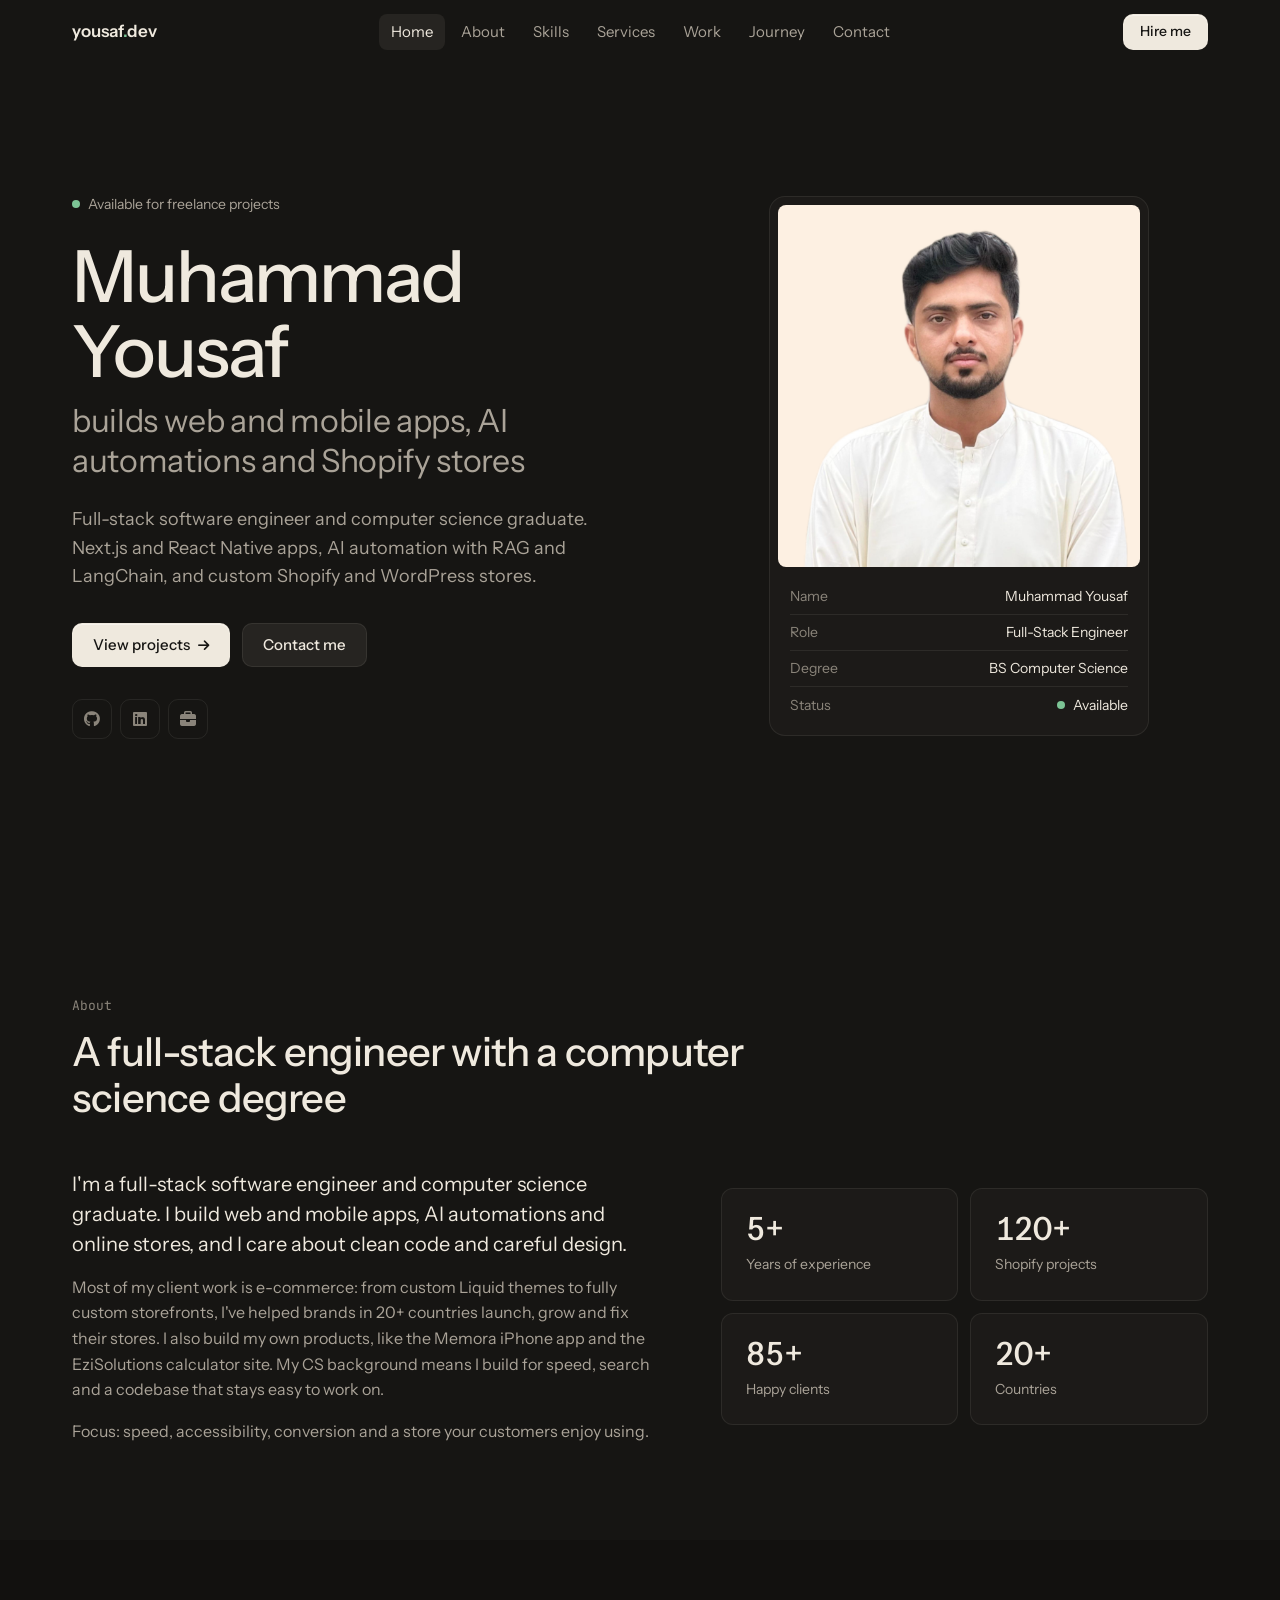
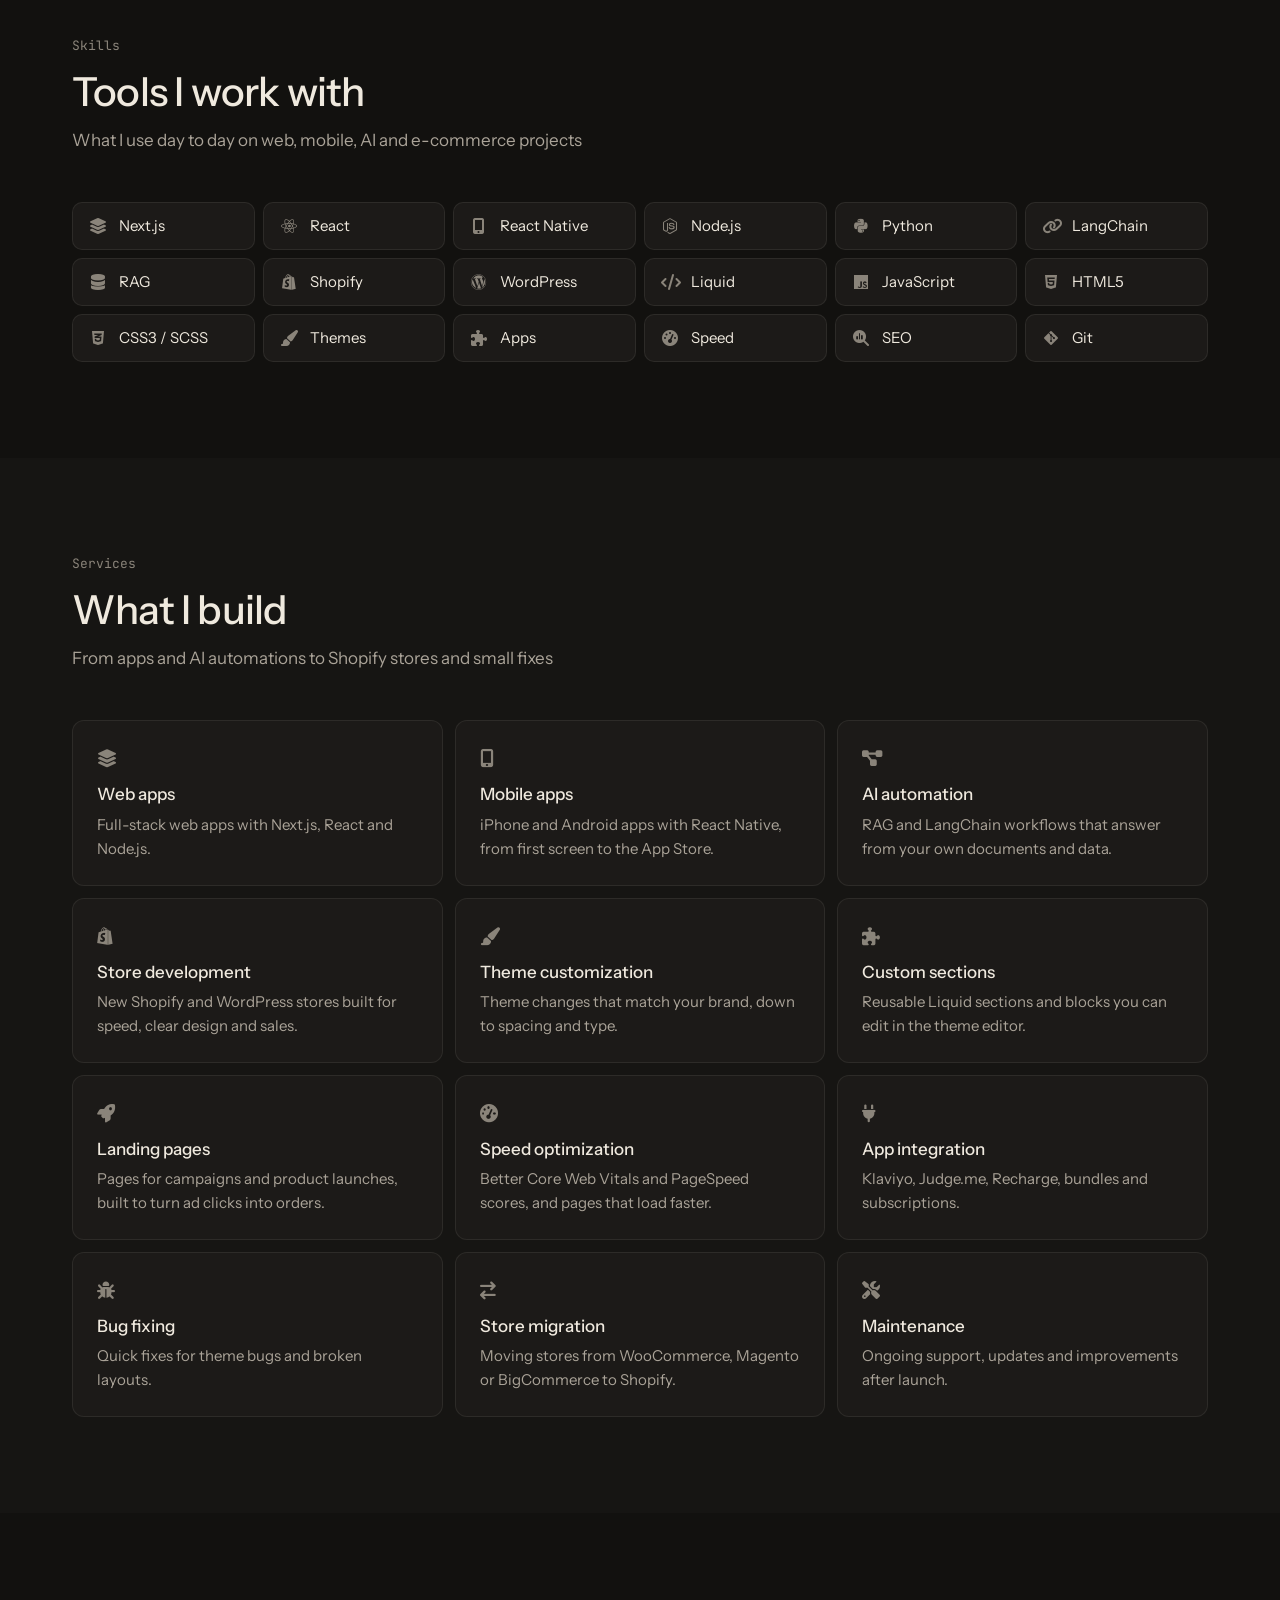
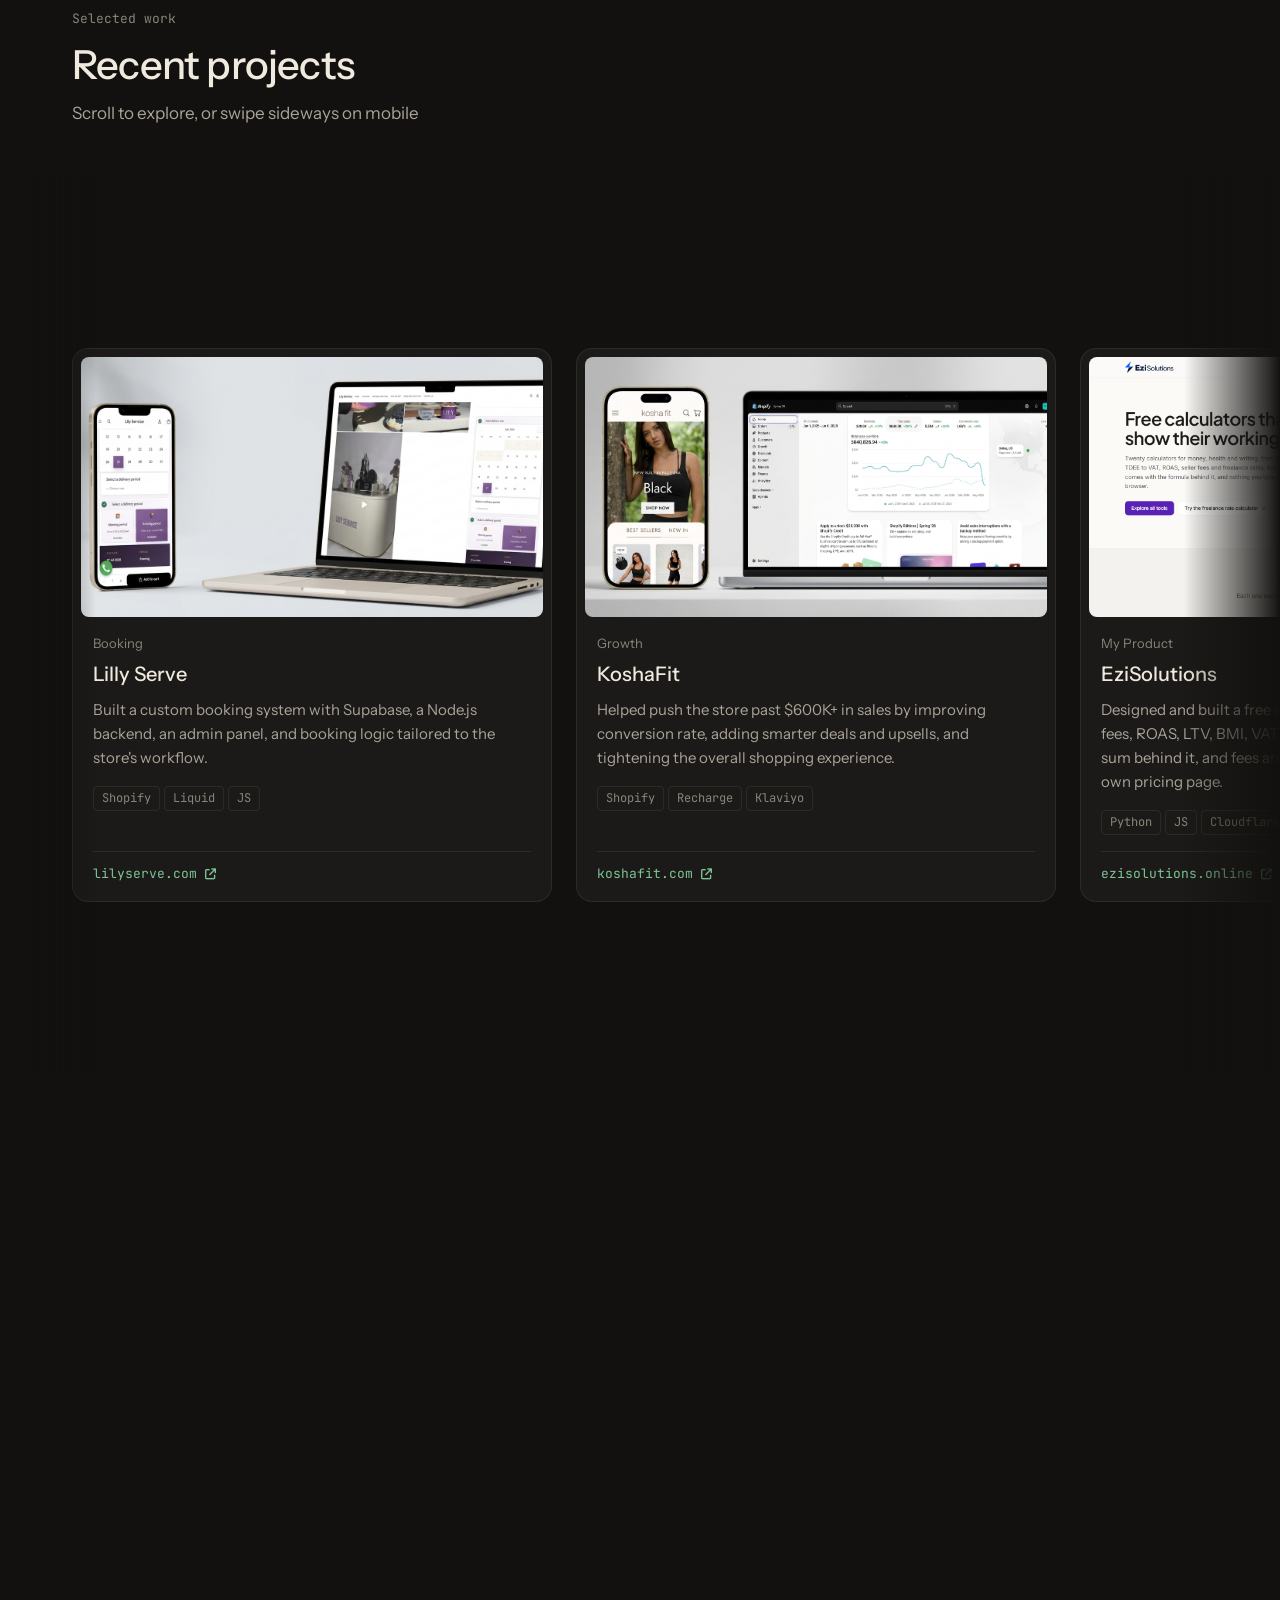
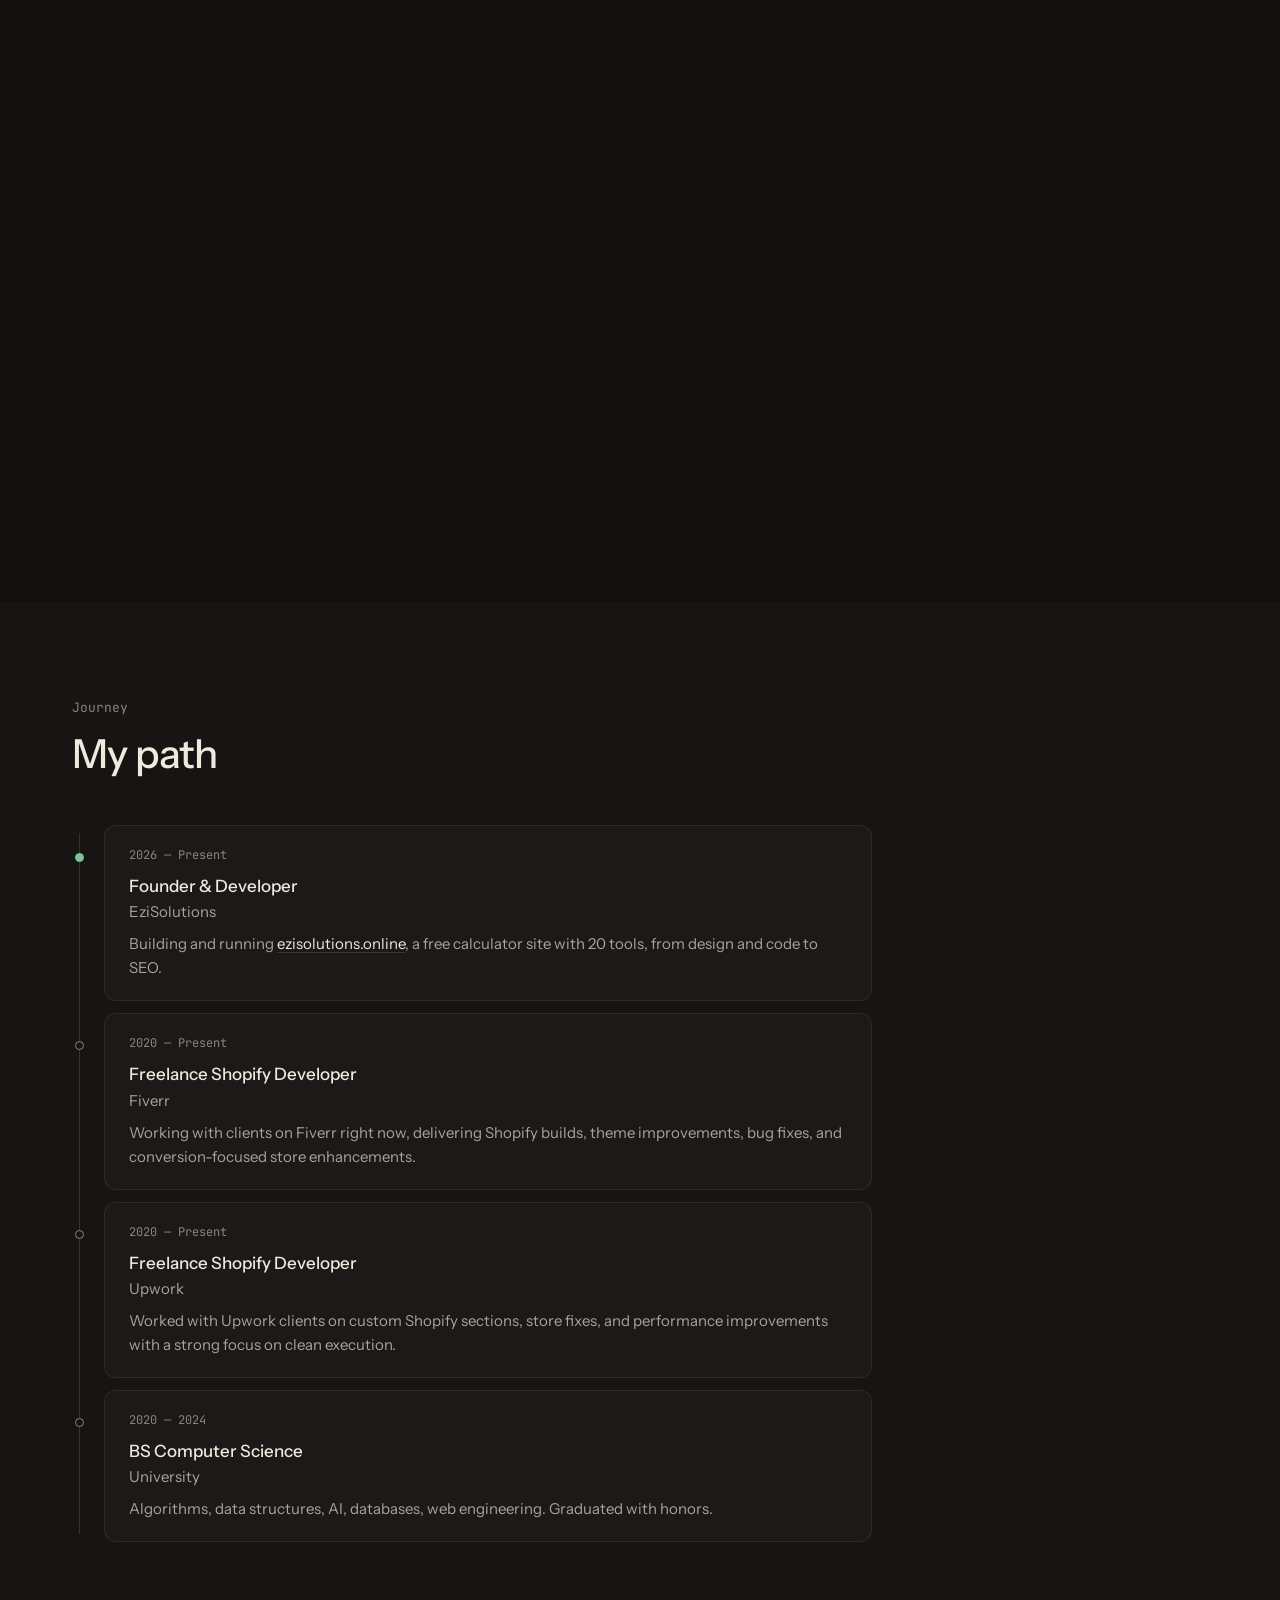
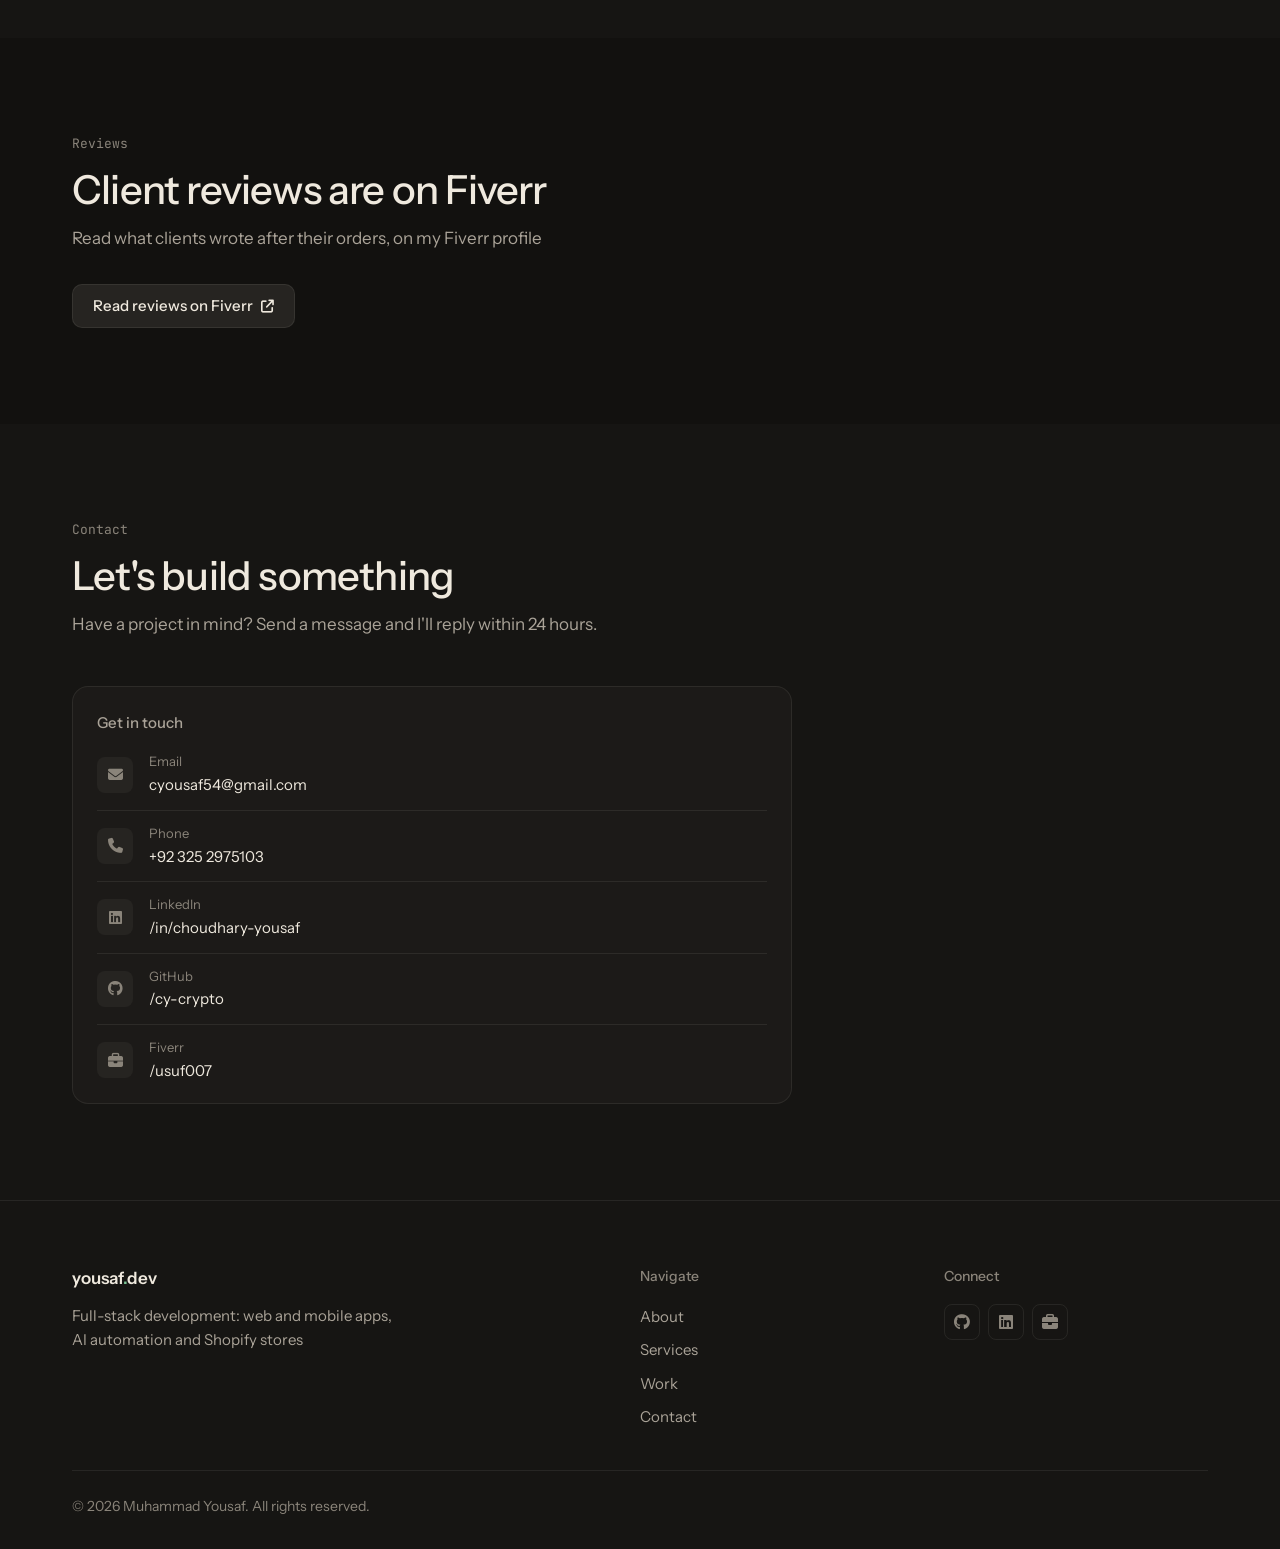
<file: index.html>
<!DOCTYPE html>
<html lang="en" data-theme="dark">
<head>
  <meta charset="UTF-8" />
  <meta name="viewport" content="width=device-width, initial-scale=1.0" />
  <meta name="theme-color" content="#161513" />
  <meta name="description" content="Muhammad Yousaf, full-stack software engineer: Next.js and React Native apps, AI automation with RAG and LangChain, and custom Shopify and WordPress stores." />
  <title>Muhammad Yousaf — Full-Stack Software Engineer</title>

  <link rel="preconnect" href="https://fonts.googleapis.com" />
  <link rel="preconnect" href="https://fonts.gstatic.com" crossorigin />
  <link rel="preconnect" href="https://cdnjs.cloudflare.com" crossorigin />

  <link href="https://fonts.googleapis.com/css2?family=Instrument+Sans:wght@400;500;600&family=JetBrains+Mono:wght@400;500&display=swap" rel="stylesheet" />
  <link rel="stylesheet" href="https://cdnjs.cloudflare.com/ajax/libs/font-awesome/6.5.1/css/all.min.css" />

  <link rel="stylesheet" href="style.css" />
</head>
<body>

  <!-- Navbar -->
  <header class="navbar" id="navbar">
    <div class="container nav-container">
      <a href="#home" class="logo">
        <span class="logo-text">yousaf<span class="logo-dot">.</span>dev</span>
      </a>

      <nav>
        <ul class="nav-links" id="navLinks">
          <li><a href="#home" class="nav-link active">Home</a></li>
          <li><a href="#about" class="nav-link">About</a></li>
          <li><a href="#skills" class="nav-link">Skills</a></li>
          <li><a href="#services" class="nav-link">Services</a></li>
          <li><a href="#work" class="nav-link">Work</a></li>
          <li><a href="#journey" class="nav-link">Journey</a></li>
          <li><a href="#contact" class="nav-link">Contact</a></li>
        </ul>
      </nav>

      <div class="nav-actions">
        <a href="#contact" class="btn btn-primary hide-mobile">Hire me</a>
        <button class="hamburger" id="hamburger" aria-label="Toggle menu">
          <span></span><span></span><span></span>
        </button>
      </div>
    </div>
  </header>

  <!-- Hero -->
  <section class="hero" id="home">
    <div class="container hero-grid">
      <div class="hero-content">
        <p class="status"><span class="status-dot" aria-hidden="true"></span>Available for freelance projects</p>

        <h1 class="hero-title">
          <span class="hero-name">Muhammad Yousaf</span>
          <span class="hero-role">builds web and mobile apps, AI automations and Shopify stores</span>
        </h1>

        <p class="hero-desc">
          Full-stack software engineer and computer science graduate. Next.js and
          React Native apps, AI automation with RAG and LangChain, and custom
          Shopify and WordPress stores.
        </p>

        <div class="hero-buttons">
          <a href="#work" class="btn btn-primary">
            View projects <i class="fas fa-arrow-right" aria-hidden="true"></i>
          </a>
          <a href="#contact" class="btn btn-ghost">
            Contact me
          </a>
        </div>

        <div class="hero-socials">
          <a href="https://github.com/cy-crypto" target="_blank" rel="noopener" aria-label="GitHub"><i class="fab fa-github" aria-hidden="true"></i></a>
          <a href="https://www.linkedin.com/in/choudhary-yousaf/" target="_blank" rel="noopener" aria-label="LinkedIn"><i class="fab fa-linkedin" aria-hidden="true"></i></a>
          <a href="https://www.fiverr.com/users/usuf007/" target="_blank" rel="noopener" aria-label="Fiverr"><i class="fas fa-briefcase" aria-hidden="true"></i></a>
        </div>
      </div>

      <div class="hero-visual">
        <div class="hero-card">
          <div class="hero-card-frame">
            <img src="./profile-pic (1).png" alt="Muhammad Yousaf" />
          </div>
          <div class="hero-card-data">
            <div class="data-row"><span>Name</span><span>Muhammad Yousaf</span></div>
            <div class="data-row"><span>Role</span><span>Full-Stack Engineer</span></div>
            <div class="data-row"><span>Degree</span><span>BS Computer Science</span></div>
            <div class="data-row"><span>Status</span><span class="data-status"><span class="status-dot" aria-hidden="true"></span>Available</span></div>
          </div>
        </div>
      </div>
    </div>
  </section>

  <!-- About -->
  <section class="section" id="about">
    <div class="container">
      <div class="section-head reveal">
        <span class="eyebrow">About</span>
        <h2 class="section-title">A full-stack engineer with a computer science degree</h2>
      </div>

      <div class="about-grid">
        <div class="about-content reveal">
          <p class="lead">
            I'm a full-stack software engineer and computer science graduate. I build web
            and mobile apps, AI automations and online stores, and I care about clean code
            and careful design.
          </p>
          <p>
            Most of my client work is e-commerce: from custom Liquid themes to fully custom
            storefronts, I've helped brands in 20+ countries launch, grow and fix their stores.
            I also build my own products, like the Memora iPhone app and the EziSolutions
            calculator site. My CS background means
            I build for speed, search and a codebase that stays easy to work on.
          </p>
          <p>
            Focus: speed, accessibility, conversion and a store your customers
            enjoy using.
          </p>
        </div>

        <div class="about-stats reveal">
          <div class="stat-card">
            <div class="stat-num">5+</div>
            <div class="stat-label">Years of experience</div>
          </div>
          <div class="stat-card">
            <div class="stat-num">120+</div>
            <div class="stat-label">Shopify projects</div>
          </div>
          <div class="stat-card">
            <div class="stat-num">85+</div>
            <div class="stat-label">Happy clients</div>
          </div>
          <div class="stat-card">
            <div class="stat-num">20+</div>
            <div class="stat-label">Countries</div>
          </div>
        </div>
      </div>
    </div>
  </section>

  <!-- Skills -->
  <section class="section section-alt" id="skills">
    <div class="container">
      <div class="section-head reveal">
        <span class="eyebrow">Skills</span>
        <h2 class="section-title">Tools I work with</h2>
        <p class="section-sub">What I use day to day on web, mobile, AI and e-commerce projects</p>
      </div>

      <div class="skills-grid">
        <div class="skill-card reveal"><i class="fas fa-layer-group" aria-hidden="true"></i><span>Next.js</span></div>
        <div class="skill-card reveal"><i class="fab fa-react" aria-hidden="true"></i><span>React</span></div>
        <div class="skill-card reveal"><i class="fas fa-mobile-screen-button" aria-hidden="true"></i><span>React Native</span></div>
        <div class="skill-card reveal"><i class="fab fa-node-js" aria-hidden="true"></i><span>Node.js</span></div>
        <div class="skill-card reveal"><i class="fab fa-python" aria-hidden="true"></i><span>Python</span></div>
        <div class="skill-card reveal"><i class="fas fa-link" aria-hidden="true"></i><span>LangChain</span></div>
        <div class="skill-card reveal"><i class="fas fa-database" aria-hidden="true"></i><span>RAG</span></div>
        <div class="skill-card reveal"><i class="fab fa-shopify"></i><span>Shopify</span></div>
        <div class="skill-card reveal"><i class="fab fa-wordpress" aria-hidden="true"></i><span>WordPress</span></div>
        <div class="skill-card reveal"><i class="fas fa-code"></i><span>Liquid</span></div>
        <div class="skill-card reveal"><i class="fab fa-js"></i><span>JavaScript</span></div>
        <div class="skill-card reveal"><i class="fab fa-html5"></i><span>HTML5</span></div>
        <div class="skill-card reveal"><i class="fab fa-css3-alt"></i><span>CSS3 / SCSS</span></div>
        <div class="skill-card reveal"><i class="fas fa-paintbrush"></i><span>Themes</span></div>
        <div class="skill-card reveal"><i class="fas fa-puzzle-piece"></i><span>Apps</span></div>
        <div class="skill-card reveal"><i class="fas fa-gauge-high"></i><span>Speed</span></div>
        <div class="skill-card reveal"><i class="fas fa-magnifying-glass-chart"></i><span>SEO</span></div>
        <div class="skill-card reveal"><i class="fab fa-git-alt"></i><span>Git</span></div>
      </div>
    </div>
  </section>

  <!-- Services -->
  <section class="section" id="services">
    <div class="container">
      <div class="section-head reveal">
        <span class="eyebrow">Services</span>
        <h2 class="section-title">What I build</h2>
        <p class="section-sub">From apps and AI automations to Shopify stores and small fixes</p>
      </div>

      <div class="services-grid">
        <div class="service-card reveal">
          <div class="service-icon"><i class="fas fa-layer-group" aria-hidden="true"></i></div>
          <h3>Web apps</h3>
          <p>Full-stack web apps with Next.js, React and Node.js.</p>
        </div>
        <div class="service-card reveal">
          <div class="service-icon"><i class="fas fa-mobile-screen-button" aria-hidden="true"></i></div>
          <h3>Mobile apps</h3>
          <p>iPhone and Android apps with React Native, from first screen to the App Store.</p>
        </div>
        <div class="service-card reveal">
          <div class="service-icon"><i class="fas fa-diagram-project" aria-hidden="true"></i></div>
          <h3>AI automation</h3>
          <p>RAG and LangChain workflows that answer from your own documents and data.</p>
        </div>
        <div class="service-card reveal">
          <div class="service-icon"><i class="fab fa-shopify"></i></div>
          <h3>Store development</h3>
          <p>New Shopify and WordPress stores built for speed, clear design and sales.</p>
        </div>
        <div class="service-card reveal">
          <div class="service-icon"><i class="fas fa-paintbrush"></i></div>
          <h3>Theme customization</h3>
          <p>Theme changes that match your brand, down to spacing and type.</p>
        </div>
        <div class="service-card reveal">
          <div class="service-icon"><i class="fas fa-puzzle-piece"></i></div>
          <h3>Custom sections</h3>
          <p>Reusable Liquid sections and blocks you can edit in the theme editor.</p>
        </div>
        <div class="service-card reveal">
          <div class="service-icon"><i class="fas fa-rocket"></i></div>
          <h3>Landing pages</h3>
          <p>Pages for campaigns and product launches, built to turn ad clicks into orders.</p>
        </div>
        <div class="service-card reveal">
          <div class="service-icon"><i class="fas fa-gauge-high"></i></div>
          <h3>Speed optimization</h3>
          <p>Better Core Web Vitals and PageSpeed scores, and pages that load faster.</p>
        </div>
        <div class="service-card reveal">
          <div class="service-icon"><i class="fas fa-plug"></i></div>
          <h3>App integration</h3>
          <p>Klaviyo, Judge.me, Recharge, bundles and subscriptions.</p>
        </div>
        <div class="service-card reveal">
          <div class="service-icon"><i class="fas fa-bug"></i></div>
          <h3>Bug fixing</h3>
          <p>Quick fixes for theme bugs and broken layouts.</p>
        </div>
        <div class="service-card reveal">
          <div class="service-icon"><i class="fas fa-arrow-right-arrow-left"></i></div>
          <h3>Store migration</h3>
          <p>Moving stores from WooCommerce, Magento or BigCommerce to Shopify.</p>
        </div>
        <div class="service-card reveal">
          <div class="service-icon"><i class="fas fa-screwdriver-wrench"></i></div>
          <h3>Maintenance</h3>
          <p>Ongoing support, updates and improvements after launch.</p>
        </div>
      </div>
    </div>
  </section>

  <!-- Work — pinned horizontal scroll -->
  <section class="section section-alt work-section" id="work">
    <div class="container">
      <div class="section-head reveal">
        <span class="eyebrow">Selected work</span>
        <h2 class="section-title">Recent projects</h2>
        <p class="section-sub">Scroll to explore, or swipe sideways on mobile</p>
      </div>
    </div>

    <div class="work-pin" id="workPin">
      <div class="work-track" id="workTrack">
        <article class="work-card">
          <div class="work-media">
            <img src="./Lilly Serve.png" alt="Lilly Serve" />
          </div>
          <div class="work-meta">
            <span class="work-tag">Booking</span>
            <h3>Lilly Serve</h3>
            <p>Built a custom booking system with Supabase, a Node.js backend, an admin panel, and booking logic tailored to the store's workflow.</p>
            <div class="work-stack"><span>Shopify</span><span>Liquid</span><span>JS</span></div>
            <a href="https://lilyserve.com" class="work-link" target="_blank" rel="noopener">lilyserve.com <i class="fas fa-arrow-up-right-from-square" aria-hidden="true"></i></a>
          </div>
        </article>

        <article class="work-card">
          <div class="work-media">
            <img src="./KoshaFit.png" alt="KoshaFit" />
          </div>
          <div class="work-meta">
            <span class="work-tag">Growth</span>
            <h3>KoshaFit</h3>
            <p>Helped push the store past $600K+ in sales by improving conversion rate, adding smarter deals and upsells, and tightening the overall shopping experience.</p>
            <div class="work-stack"><span>Shopify</span><span>Recharge</span><span>Klaviyo</span></div>
            <a href="https://koshafit.com/" class="work-link" target="_blank" rel="noopener">koshafit.com <i class="fas fa-arrow-up-right-from-square" aria-hidden="true"></i></a>
          </div>
        </article>

        <article class="work-card">
          <div class="work-media">
            <img src="./EziSolutions.png" alt="EziSolutions homepage: free calculators that show their working" />
          </div>
          <div class="work-meta">
            <span class="work-tag">My Product</span>
            <h3>EziSolutions</h3>
            <p>Designed and built a free website of 20 online calculators (seller fees, ROAS, LTV, BMI, VAT, loans). Every result shows the exact sum behind it, and fees are checked against each company's own pricing page.</p>
            <div class="work-stack"><span>Python</span><span>JS</span><span>Cloudflare</span></div>
            <a href="https://ezisolutions.online" class="work-link" target="_blank" rel="noopener">ezisolutions.online <i class="fas fa-arrow-up-right-from-square" aria-hidden="true"></i></a>
          </div>
        </article>

        <article class="work-card">
          <div class="work-media">
            <img src="./Memora.png" alt="Memora: Memories to Photos iPhone app screens" />
          </div>
          <div class="work-meta">
            <span class="work-tag">iOS app</span>
            <h3>Memora: Memories to Photos</h3>
            <p>An iPhone app that imports your Snapchat Memories export into Apple Photos with the original capture dates and locations, so old photos land in the right place. Everything stays on the phone.</p>
            <div class="work-stack"><span>iOS</span><span>Apple Photos</span><span>App Store</span></div>
            <a href="https://apps.apple.com/us/app/memora-memories-to-photos/id6816244455" class="work-link" target="_blank" rel="noopener">apps.apple.com <i class="fas fa-arrow-up-right-from-square" aria-hidden="true"></i></a>
          </div>
        </article>

        <article class="work-card">
          <div class="work-media">
            <img src="./HIDR.png" alt="House Drip Doctor" />
          </div>
          <div class="work-meta">
            <span class="work-tag">Store Design</span>
            <h3>House Drip Doctor</h3>
            <p>Designed the complete store from the ground up, focusing on structure, visual balance, and a clean shopping flow.</p>
            <div class="work-stack"><span>HTML</span><span>CSS</span><span>GSAP</span></div>
            <a href="https://housedripdoctor.com/" class="work-link" target="_blank" rel="noopener">housedripdoctor.com <i class="fas fa-arrow-up-right-from-square" aria-hidden="true"></i></a>
          </div>
        </article>

        <article class="work-card">
          <div class="work-media">
            <img src="./HomePatterns.png" alt="HomePatterns" />
          </div>
          <div class="work-meta">
            <span class="work-tag">Metafields</span>
            <h3>HomePatterns</h3>
            <p>Added filters, custom metafield-driven logic, and extra functionality to make browsing easier and the storefront more useful.</p>
            <div class="work-stack"><span>Shopify</span><span>Liquid</span><span>Alpine</span></div>
            <a href="https://homepatterns.com/" class="work-link" target="_blank" rel="noopener">homepatterns.com <i class="fas fa-arrow-up-right-from-square" aria-hidden="true"></i></a>
          </div>
        </article>
      </div>
    </div>
  </section>

  <!-- Journey -->
  <section class="section" id="journey">
    <div class="container">
      <div class="section-head reveal">
        <span class="eyebrow">Journey</span>
        <h2 class="section-title">My path</h2>
      </div>

      <div class="timeline">
        <div class="timeline-track" aria-hidden="true"></div>

        <div class="timeline-item reveal">
          <div class="timeline-dot"></div>
          <div class="timeline-content">
            <span class="timeline-date">2026 — Present</span>
            <h3>Founder &amp; Developer</h3>
            <h4>EziSolutions</h4>
            <p>Building and running <a href="https://ezisolutions.online">ezisolutions.online</a>, a free calculator site with 20 tools, from design and code to SEO.</p>
          </div>
        </div>

        <div class="timeline-item reveal">
          <div class="timeline-dot"></div>
          <div class="timeline-content">
            <span class="timeline-date">2020 — Present</span>
            <h3>Freelance Shopify Developer</h3>
            <h4>Fiverr</h4>
            <p>Working with clients on Fiverr right now, delivering Shopify builds, theme improvements, bug fixes, and conversion-focused store enhancements.</p>
          </div>
        </div>

        <div class="timeline-item reveal">
          <div class="timeline-dot"></div>
          <div class="timeline-content">
            <span class="timeline-date">2020 — Present</span>
            <h3>Freelance Shopify Developer</h3>
            <h4>Upwork</h4>
            <p>Worked with Upwork clients on custom Shopify sections, store fixes, and performance improvements with a strong focus on clean execution.</p>
          </div>
        </div>

        <div class="timeline-item reveal">
          <div class="timeline-dot"></div>
          <div class="timeline-content">
            <span class="timeline-date">2020 — 2024</span>
            <h3>BS Computer Science</h3>
            <h4>University</h4>
            <p>Algorithms, data structures, AI, databases, web engineering. Graduated with honors.</p>
          </div>
        </div>
      </div>
    </div>
  </section>

  <!-- Reviews -->
  <section class="section section-alt" id="reviews">
    <div class="container">
      <div class="section-head reveal">
        <span class="eyebrow">Reviews</span>
        <h2 class="section-title">Client reviews are on Fiverr</h2>
        <p class="section-sub">Read what clients wrote after their orders, on my Fiverr profile</p>
      </div>

      <div class="reviews-cta reveal">
        <a href="https://www.fiverr.com/users/usuf007/" class="btn btn-ghost" target="_blank" rel="noopener">Read reviews on Fiverr <i class="fas fa-arrow-up-right-from-square" aria-hidden="true"></i></a>
      </div>
    </div>
  </section>

  <!-- Contact -->
  <section class="section" id="contact">
    <div class="container">
      <div class="section-head reveal">
        <span class="eyebrow">Contact</span>
        <h2 class="section-title">Let's build something</h2>
        <p class="section-sub">Have a project in mind? Send a message and I'll reply within 24 hours.</p>
      </div>

      <div class="contact-grid">
        <div class="contact-info reveal">
          <h3>Get in touch</h3>
          <ul class="contact-list">
            <li>
              <i class="fas fa-envelope" aria-hidden="true"></i>
              <div><span>Email</span><a href="mailto:cyousaf54@gmail.com">cyousaf54@gmail.com</a></div>
            </li>
            <li>
              <i class="fas fa-phone" aria-hidden="true"></i>
              <div><span>Phone</span><a href="tel:+923252975103">+92 325 2975103</a></div>
            </li>
            <li>
              <i class="fab fa-linkedin" aria-hidden="true"></i>
              <div><span>LinkedIn</span><a href="https://www.linkedin.com/in/choudhary-yousaf/" target="_blank" rel="noopener">/in/choudhary-yousaf</a></div>
            </li>
            <li>
              <i class="fab fa-github" aria-hidden="true"></i>
              <div><span>GitHub</span><a href="https://github.com/cy-crypto" target="_blank" rel="noopener">/cy-crypto</a></div>
            </li>
            <li>
              <i class="fas fa-briefcase" aria-hidden="true"></i>
              <div><span>Fiverr</span><a href="https://www.fiverr.com/users/usuf007/" target="_blank" rel="noopener">/usuf007</a></div>
            </li>
          </ul>
        </div>
      </div>
    </div>
  </section>

  <!-- Footer -->
  <footer class="footer">
    <div class="container">
      <div class="footer-grid">
        <div>
          <a href="#home" class="logo">
            <span class="logo-text">yousaf<span class="logo-dot">.</span>dev</span>
          </a>
          <p class="footer-tag">Full-stack development: web and mobile apps, AI automation and Shopify stores</p>
        </div>
        <div>
          <h4>Navigate</h4>
          <ul class="footer-links">
            <li><a href="#about">About</a></li>
            <li><a href="#services">Services</a></li>
            <li><a href="#work">Work</a></li>
            <li><a href="#contact">Contact</a></li>
          </ul>
        </div>
        <div>
          <h4>Connect</h4>
          <div class="social-icons">
            <a href="https://github.com/cy-crypto" target="_blank" rel="noopener" aria-label="GitHub"><i class="fab fa-github" aria-hidden="true"></i></a>
            <a href="https://www.linkedin.com/in/choudhary-yousaf/" target="_blank" rel="noopener" aria-label="LinkedIn"><i class="fab fa-linkedin" aria-hidden="true"></i></a>
            <a href="https://www.fiverr.com/users/usuf007/" target="_blank" rel="noopener" aria-label="Fiverr"><i class="fas fa-briefcase" aria-hidden="true"></i></a>
          </div>
        </div>
      </div>
      <div class="copyright">
        <p>© <span id="year"></span> Muhammad Yousaf. All rights reserved.</p>
      </div>
    </div>
  </footer>

  <button class="back-to-top" id="backToTop" aria-label="Back to top">
    <i class="fas fa-arrow-up" aria-hidden="true"></i>
  </button>

  <script src="script.js" defer></script>
</body>
</html>
</file>
<file: style.css>
/* ==========================================================
   Portfolio: warm dark ramp, one green accent, quiet chrome.
   The colour lives in the store screenshots.
   Responsive: 1440 / 1200 / 1024 / 768 / 480 / 360
   ========================================================== */

:root {
  --bg-deep: #12110f;
  --bg: #161513;
  --card: #1c1a18;
  --raised: #262421;
  --line: rgba(239, 233, 222, 0.08);
  --line-strong: rgba(239, 233, 222, 0.14);
  --text: #efe9de;
  --muted: #aaa398;
  --dim: #8a847a;
  --accent: #7cc495;
  --radius: 12px;
  --radius-lg: 16px;
  --ease: cubic-bezier(0.22, 1, 0.36, 1);
  --fast: 160ms;
  --container: 1200px;
  --section-pad: 96px;
  --mono: 'JetBrains Mono', ui-monospace, monospace;
  --sans: 'Instrument Sans', system-ui, sans-serif;
}

/* ---------- Reset ---------- */
*, *::before, *::after { margin: 0; padding: 0; box-sizing: border-box; }
html { scroll-behavior: smooth; -webkit-text-size-adjust: 100%; }
body {
  font-family: var(--sans);
  background: var(--bg);
  color: var(--text);
  font-size: 16px;
  line-height: 1.6;
  overflow-x: hidden;
  -webkit-font-smoothing: antialiased;
}
img { max-width: 100%; display: block; }
a { color: inherit; text-decoration: none; transition: color var(--fast) var(--ease); }
button { font-family: inherit; border: none; background: none; color: inherit; }
ul { list-style: none; }
input, textarea { font-family: inherit; }
a, button, [role="button"] { cursor: pointer; }
:focus-visible { outline: 2px solid var(--accent); outline-offset: 2px; border-radius: 4px; }

/* ---------- Layout ---------- */
.container { width: 100%; max-width: var(--container); margin: 0 auto; padding: 0 32px; }
.section { padding: var(--section-pad) 0; position: relative; }
.section-alt { background: var(--bg-deep); }

.section-head { margin-bottom: 48px; max-width: 720px; }
.eyebrow {
  display: block;
  font-family: var(--mono);
  font-size: 13px;
  color: var(--dim);
  margin-bottom: 12px;
}
.section-title { font-size: clamp(28px, 3.4vw, 40px); font-weight: 500; line-height: 1.15; letter-spacing: -0.02em; }
.section-sub { color: var(--muted); margin-top: 12px; font-size: 17px; }

/* ---------- Buttons ---------- */
.btn {
  display: inline-flex; align-items: center; gap: 8px;
  height: 44px;
  padding: 0 20px;
  border-radius: 10px;
  font-weight: 500;
  font-size: 15px;
  border: 1px solid transparent;
  white-space: nowrap;
  transition: background-color var(--fast) var(--ease), border-color var(--fast) var(--ease), color var(--fast) var(--ease), transform var(--fast) var(--ease);
}
.btn:active { transform: scale(0.98); }
.btn i { font-size: 13px; }
.btn-primary { background: var(--text); color: var(--bg); box-shadow: inset 0 1px 0 rgba(255, 255, 255, 0.4); }
.btn-primary:hover { background: #ffffff; }
.btn-ghost { background: var(--raised); border-color: var(--line); color: var(--text); }
.btn-ghost:hover { border-color: var(--line-strong); background: #2d2a27; }
.btn-full { width: 100%; justify-content: center; }

/* ---------- Navbar ---------- */
.navbar {
  position: fixed; top: 0; left: 0; right: 0;
  z-index: 1000;
  height: 64px;
  display: flex; align-items: center;
  border-bottom: 1px solid transparent;
  transition: background-color var(--fast) var(--ease), border-color var(--fast) var(--ease);
}
.navbar.scrolled { background: rgba(22, 21, 19, 0.92); backdrop-filter: blur(12px); border-bottom-color: var(--line); }
.nav-container { display: flex; align-items: center; justify-content: space-between; gap: 24px; }
.logo { display: flex; align-items: center; font-size: 17px; font-weight: 600; }
.logo-text { color: var(--text); }
.logo-dot { color: var(--accent); }

.nav-links { display: flex; gap: 4px; }
.nav-link {
  display: block;
  padding: 6px 12px;
  border-radius: 8px;
  font-size: 15px;
  color: var(--muted);
  transition: color var(--fast) var(--ease), background-color var(--fast) var(--ease);
}
.nav-link:hover { color: var(--text); }
.nav-link.active { color: var(--text); background: var(--raised); }
.nav-actions { display: flex; align-items: center; gap: 12px; }
.nav-actions .btn { height: 36px; padding: 0 16px; font-size: 14px; }
.hamburger { display: none; flex-direction: column; gap: 4px; padding: 8px; }
.hamburger span { width: 20px; height: 2px; background: var(--text); border-radius: 2px; transition: transform var(--fast) var(--ease), opacity var(--fast) var(--ease); }
.hamburger.active span:nth-child(1) { transform: translateY(6px) rotate(45deg); }
.hamburger.active span:nth-child(2) { opacity: 0; }
.hamburger.active span:nth-child(3) { transform: translateY(-6px) rotate(-45deg); }

/* ---------- Hero ---------- */
.hero { min-height: 100vh; display: flex; align-items: center; padding: 128px 0 96px; }
.hero-grid { display: grid; grid-template-columns: 1.15fr 1fr; gap: 64px; align-items: center; }
.status { display: flex; align-items: center; gap: 8px; font-size: 14px; color: var(--muted); margin-bottom: 24px; }
.status-dot { width: 8px; height: 8px; border-radius: 50%; background: var(--accent); flex-shrink: 0; }

.hero-title { margin-bottom: 24px; }
.hero-name { display: block; font-size: clamp(48px, 6vw, 72px); font-weight: 500; line-height: 1.04; letter-spacing: -0.03em; }
.hero-role { display: block; font-size: clamp(24px, 2.6vw, 32px); font-weight: 400; line-height: 1.25; color: var(--muted); margin-top: 12px; letter-spacing: -0.01em; }
.hero-desc { font-size: 18px; line-height: 1.6; color: var(--muted); max-width: 36rem; margin-bottom: 32px; }

.hero-buttons { display: flex; gap: 12px; flex-wrap: wrap; margin-bottom: 32px; }
.hero-socials { display: flex; gap: 8px; }
.hero-socials a {
  width: 40px; height: 40px;
  display: grid; place-items: center;
  border-radius: 10px;
  border: 1px solid var(--line);
  font-size: 16px;
  color: var(--dim);
  transition: color var(--fast) var(--ease), border-color var(--fast) var(--ease);
}
.hero-socials a:hover { color: var(--text); border-color: var(--line-strong); }

.hero-visual { display: grid; place-items: center; }
.hero-card {
  width: 100%; max-width: 380px;
  background: var(--card);
  border: 1px solid var(--line);
  border-radius: var(--radius-lg);
  padding: 8px;
}
.hero-card-frame { aspect-ratio: 1; overflow: hidden; border-radius: 8px; background: var(--raised); }
.hero-card-frame img { width: 100%; height: 100%; object-fit: cover; }
.hero-card-data { padding: 12px 12px 4px; }
.data-row {
  display: flex; justify-content: space-between; align-items: center;
  height: 36px;
  font-size: 14px;
  border-bottom: 1px solid var(--line);
}
.data-row:last-child { border-bottom: none; }
.data-row span:first-child { color: var(--dim); }
.data-row span:last-child { color: var(--text); }
.data-status { display: inline-flex; align-items: center; gap: 8px; }

/* ---------- About ---------- */
.about-grid { display: grid; grid-template-columns: 1.2fr 1fr; gap: 64px; align-items: center; }
.about-content .lead { font-size: 20px; line-height: 1.5; color: var(--text); margin-bottom: 16px; }
.about-content p { color: var(--muted); margin-bottom: 16px; }
.about-content p:last-child { margin-bottom: 0; }

.about-stats { display: grid; grid-template-columns: repeat(2, 1fr); gap: 12px; }
.stat-card { padding: 24px; background: var(--card); border: 1px solid var(--line); border-radius: var(--radius); }
.stat-num { font-size: 32px; font-weight: 500; line-height: 1; margin-bottom: 8px; font-variant-numeric: tabular-nums; }
.stat-label { color: var(--muted); font-size: 14px; }

/* ---------- Skills ---------- */
.skills-grid { display: grid; grid-template-columns: repeat(auto-fill, minmax(160px, 1fr)); gap: 8px; }
.skill-card {
  display: flex; align-items: center; gap: 12px;
  height: 48px; padding: 0 16px;
  background: var(--card);
  border: 1px solid var(--line);
  border-radius: 10px;
  font-size: 15px;
}
.skill-card i { width: 18px; text-align: center; font-size: 16px; color: var(--dim); }

/* ---------- Services ---------- */
.services-grid { display: grid; grid-template-columns: repeat(3, 1fr); gap: 12px; }
.service-card {
  padding: 24px;
  background: var(--card);
  border: 1px solid var(--line);
  border-radius: var(--radius);
  transition: border-color var(--fast) var(--ease);
}
.service-card:hover { border-color: var(--line-strong); }
.service-icon { font-size: 18px; color: var(--dim); margin-bottom: 16px; height: 20px; }
.service-card h3 { font-size: 17px; font-weight: 500; margin-bottom: 4px; }
.service-card p { color: var(--muted); font-size: 15px; }

/* ---------- Work: pinned horizontal scroll (desktop) ---------- */
.work-section { padding-bottom: 0; }
.work-pin {
  height: 100vh;
  position: sticky;
  top: 0;
  overflow: hidden;
  display: flex;
  align-items: center;
}
.work-pin::before, .work-pin::after {
  content: '';
  position: absolute;
  top: 0; bottom: 0;
  width: 96px;
  z-index: 5;
  pointer-events: none;
}
.work-pin::before { left: 0; background: linear-gradient(90deg, var(--bg-deep), transparent); }
.work-pin::after { right: 0; background: linear-gradient(270deg, var(--bg-deep), transparent); }
.work-track {
  display: flex;
  gap: 24px;
  padding: 0 max(32px, calc((100vw - 1200px) / 2 + 32px));
  will-change: transform;
}
.work-card {
  flex-shrink: 0;
  width: clamp(300px, 38vw, 480px);
  background: var(--card);
  border: 1px solid var(--line);
  border-radius: var(--radius-lg);
  padding: 8px;
  display: flex;
  flex-direction: column;
  transition: border-color var(--fast) var(--ease);
}
.work-card:hover { border-color: var(--line-strong); }
.work-media { aspect-ratio: 16/9; overflow: hidden; border-radius: 8px; background: var(--raised); }
.work-media img { width: 100%; height: 100%; object-fit: cover; object-position: top; }
.work-meta { padding: 16px 12px 8px; display: flex; flex-direction: column; flex: 1; }
.work-tag { font-size: 13px; color: var(--dim); margin-bottom: 4px; }
.work-meta h3 { font-size: 20px; font-weight: 500; margin-bottom: 8px; }
.work-meta p { color: var(--muted); font-size: 15px; margin-bottom: 16px; }
.work-stack { display: flex; flex-wrap: wrap; gap: 4px; margin-bottom: 16px; }
.work-stack span {
  padding: 2px 8px;
  border: 1px solid var(--line);
  border-radius: 4px;
  font-family: var(--mono);
  font-size: 12px;
  color: var(--dim);
}
.work-link {
  margin-top: auto;
  display: flex; align-items: center; gap: 8px;
  padding-top: 12px;
  border-top: 1px solid var(--line);
  font-family: var(--mono);
  font-size: 13px;
  color: var(--accent);
}
.work-link i { font-size: 11px; }
.work-link:hover { color: var(--text); }

/* ---------- Work: mobile stacked layout ---------- */
.work-mobile-mode .work-pin {
  position: relative;
  top: auto;
  height: auto;
  min-height: 0;
  overflow: visible;
}
.work-mobile-mode .work-track {
  flex-direction: column;
  flex-wrap: nowrap;
  gap: 16px;
  overflow: visible;
  scroll-snap-type: none;
  padding: 0 16px 24px;
  transform: none !important;
}
.work-mobile-mode .work-card { scroll-snap-align: none; width: 100%; max-width: none; }
.work-mobile-mode .work-pin::before,
.work-mobile-mode .work-pin::after { width: 0; }

/* ---------- Journey ---------- */
.timeline { position: relative; max-width: 800px; padding-left: 32px; }
.timeline-track { position: absolute; left: 7px; top: 8px; bottom: 8px; width: 1px; background: var(--line-strong); }
.timeline-item { position: relative; margin-bottom: 12px; }
.timeline-item:last-child { margin-bottom: 0; }
.timeline-dot {
  position: absolute; left: -29px; top: 28px;
  width: 9px; height: 9px;
  border-radius: 50%;
  background: var(--bg);
  border: 1px solid var(--dim);
}
.timeline-track + .timeline-item .timeline-dot { background: var(--accent); border-color: var(--accent); }
.timeline-content { padding: 20px 24px; background: var(--card); border: 1px solid var(--line); border-radius: var(--radius); }
.timeline-date { display: block; font-family: var(--mono); font-size: 12px; color: var(--dim); margin-bottom: 8px; }
.timeline-content h3 { font-size: 17px; font-weight: 500; }
.timeline-content h4 { color: var(--muted); font-size: 15px; font-weight: 400; margin-bottom: 8px; }
.timeline-content p { color: var(--muted); font-size: 15px; }
.timeline-content p a { color: var(--text); text-decoration: underline; text-decoration-color: var(--line-strong); text-underline-offset: 3px; }
.timeline-content p a:hover { text-decoration-color: var(--text); }

/* ---------- Reviews ---------- */
.reviews-cta { margin-top: -16px; }

/* ---------- Contact ---------- */
.contact-grid { display: grid; grid-template-columns: 1fr; }
.contact-info { padding: 8px 24px; max-width: 720px; background: var(--card); border: 1px solid var(--line); border-radius: var(--radius-lg); }
.contact-info h3 { font-size: 15px; font-weight: 500; color: var(--muted); padding: 16px 0 4px; }
.contact-list li { display: flex; align-items: center; gap: 16px; padding: 12px 0; border-bottom: 1px solid var(--line); }
.contact-list li:last-child { border-bottom: none; }
.contact-list i {
  width: 36px; height: 36px;
  display: grid; place-items: center;
  background: var(--raised);
  border-radius: 8px;
  color: var(--dim);
  font-size: 15px;
  flex-shrink: 0;
}
.contact-list span { display: block; font-size: 13px; color: var(--dim); }
.contact-list a { color: var(--text); font-size: 15px; word-break: break-word; }
.contact-list a:hover { color: var(--accent); }

/* ---------- Footer ---------- */
.footer { padding: 64px 0 32px; border-top: 1px solid var(--line); }
.footer-grid {
  display: grid;
  grid-template-columns: 2fr 1fr 1fr;
  gap: 40px;
  padding-bottom: 32px;
  border-bottom: 1px solid var(--line);
}
.footer-tag { color: var(--muted); margin-top: 12px; max-width: 320px; font-size: 15px; }
.footer h4 { font-size: 14px; font-weight: 500; color: var(--dim); margin-bottom: 16px; }
.footer-links li { margin-bottom: 8px; }
.footer-links a { color: var(--muted); font-size: 15px; }
.footer-links a:hover { color: var(--text); }
.social-icons { display: flex; gap: 8px; }
.social-icons a {
  width: 36px; height: 36px;
  display: grid; place-items: center;
  border: 1px solid var(--line);
  border-radius: 8px;
  color: var(--dim);
  transition: color var(--fast) var(--ease), border-color var(--fast) var(--ease);
}
.social-icons a:hover { color: var(--text); border-color: var(--line-strong); }
.copyright { padding-top: 24px; color: var(--dim); font-size: 14px; }

/* ---------- Back to top ---------- */
.back-to-top {
  position: fixed; bottom: 24px; right: 24px;
  width: 40px; height: 40px;
  border-radius: 10px;
  background: var(--raised);
  border: 1px solid var(--line-strong);
  color: var(--muted);
  display: grid; place-items: center;
  opacity: 0; visibility: hidden;
  transition: opacity var(--fast) var(--ease), visibility var(--fast), color var(--fast) var(--ease);
  z-index: 999;
  font-size: 14px;
}
.back-to-top.show { opacity: 1; visibility: visible; }
.back-to-top:hover { color: var(--text); }

/* ---------- Scroll reveal ---------- */
.reveal { opacity: 0; transform: translateY(8px); transition: opacity 400ms var(--ease), transform 400ms var(--ease); }
.reveal.visible { opacity: 1; transform: translateY(0); }

/* ==========================================================
   RESPONSIVE
   ========================================================== */
@media (min-width: 1440px) {
  .hero-card { max-width: 400px; }
  .work-card { width: clamp(320px, 32vw, 460px); }
}

@media (max-width: 1199px) {
  .hero-grid { gap: 48px; }
  .work-card { width: clamp(300px, 42vw, 460px); }
}

@media (max-width: 1024px) {
  :root { --section-pad: 80px; }
  .hero-grid, .about-grid { grid-template-columns: 1fr; gap: 48px; }
  .hero-visual { max-width: 380px; margin: 0 auto; }
  .footer-grid { grid-template-columns: 1fr 1fr; }
  .services-grid { grid-template-columns: repeat(2, 1fr); }
  .hero { padding: 112px 0 80px; min-height: auto; }
}

@media (max-width: 768px) {
  :root { --section-pad: 64px; }
  .container { padding: 0 24px; }

  .nav-links {
    position: fixed;
    top: 64px; left: 0; right: 0;
    flex-direction: column;
    gap: 2px;
    background: var(--bg);
    padding: 12px 16px 16px;
    border-bottom: 1px solid var(--line);
    opacity: 0;
    visibility: hidden;
    transform: translateY(-8px);
    transition: opacity 200ms var(--ease), transform 200ms var(--ease), visibility 200ms;
    z-index: 999;
  }
  .nav-links.open { opacity: 1; visibility: visible; transform: translateY(0); }
  .nav-link { padding: 10px 12px; font-size: 16px; }
  .hamburger { display: flex; z-index: 1001; }
  .hide-mobile { display: none; }

  .hero { padding: 104px 0 64px; }
  .hero-name { font-size: 44px; }
  .hero-role { font-size: 22px; }
  .hero-desc { font-size: 17px; }
  .hero-buttons { flex-direction: column; align-items: stretch; }
  .hero-buttons .btn { justify-content: center; }
  .hero-card { max-width: 340px; }

  .services-grid { grid-template-columns: 1fr; }

  .work-section { padding-bottom: var(--section-pad); }
  .work-pin { position: relative; top: auto; height: auto; min-height: 0; }
  .work-track {
    flex-wrap: nowrap;
    overflow-x: auto;
    overflow-y: hidden;
    scroll-snap-type: x mandatory;
    -webkit-overflow-scrolling: touch;
    scroll-padding-left: 24px;
    scrollbar-width: none;
    padding: 0 24px 24px;
  }
  .work-track::-webkit-scrollbar { display: none; }
  .work-track { transform: none !important; }
  .work-card { scroll-snap-align: start; width: 80vw; max-width: 340px; }
  .work-pin::before, .work-pin::after { width: 24px; }

  .timeline { padding-left: 28px; }
  .timeline-track { left: 4px; }
  .timeline-dot { left: -28px; }
  .timeline-content { padding: 20px; }

  .footer-grid { grid-template-columns: 1fr; gap: 32px; }
  .contact-info { padding: 8px 20px; }
  .back-to-top { bottom: 16px; right: 16px; }
}

@media (max-width: 480px) {
  :root { --section-pad: 56px; }
  .container { padding: 0 16px; }
  .section-head { margin-bottom: 32px; }
  .hero-name { font-size: 40px; }
  .hero-role { font-size: 20px; }
  .hero-desc { font-size: 16px; }
  .skills-grid { grid-template-columns: repeat(2, 1fr); }
  .work-card { width: 100%; }
  .contact-list li { gap: 12px; }
  .contact-list a { font-size: 14px; }
  .footer { padding: 48px 0 24px; }
}

@media (max-width: 360px) {
  .container { padding: 0 16px; }
  .hero-name { font-size: 36px; }
  .btn { padding: 0 16px; font-size: 14px; }
  .stat-num { font-size: 28px; }
}

@media (max-height: 500px) and (orientation: landscape) and (max-width: 900px) {
  .hero { min-height: auto; padding: 96px 0 48px; }
  .hero-card-frame { aspect-ratio: 16/10; }
}

@media (prefers-reduced-motion: reduce) {
  *, *::before, *::after {
    animation-duration: 0.01ms !important;
    animation-iteration-count: 1 !important;
    transition-duration: 0.01ms !important;
  }
  .reveal { opacity: 1; transform: none; }
}
</file>
